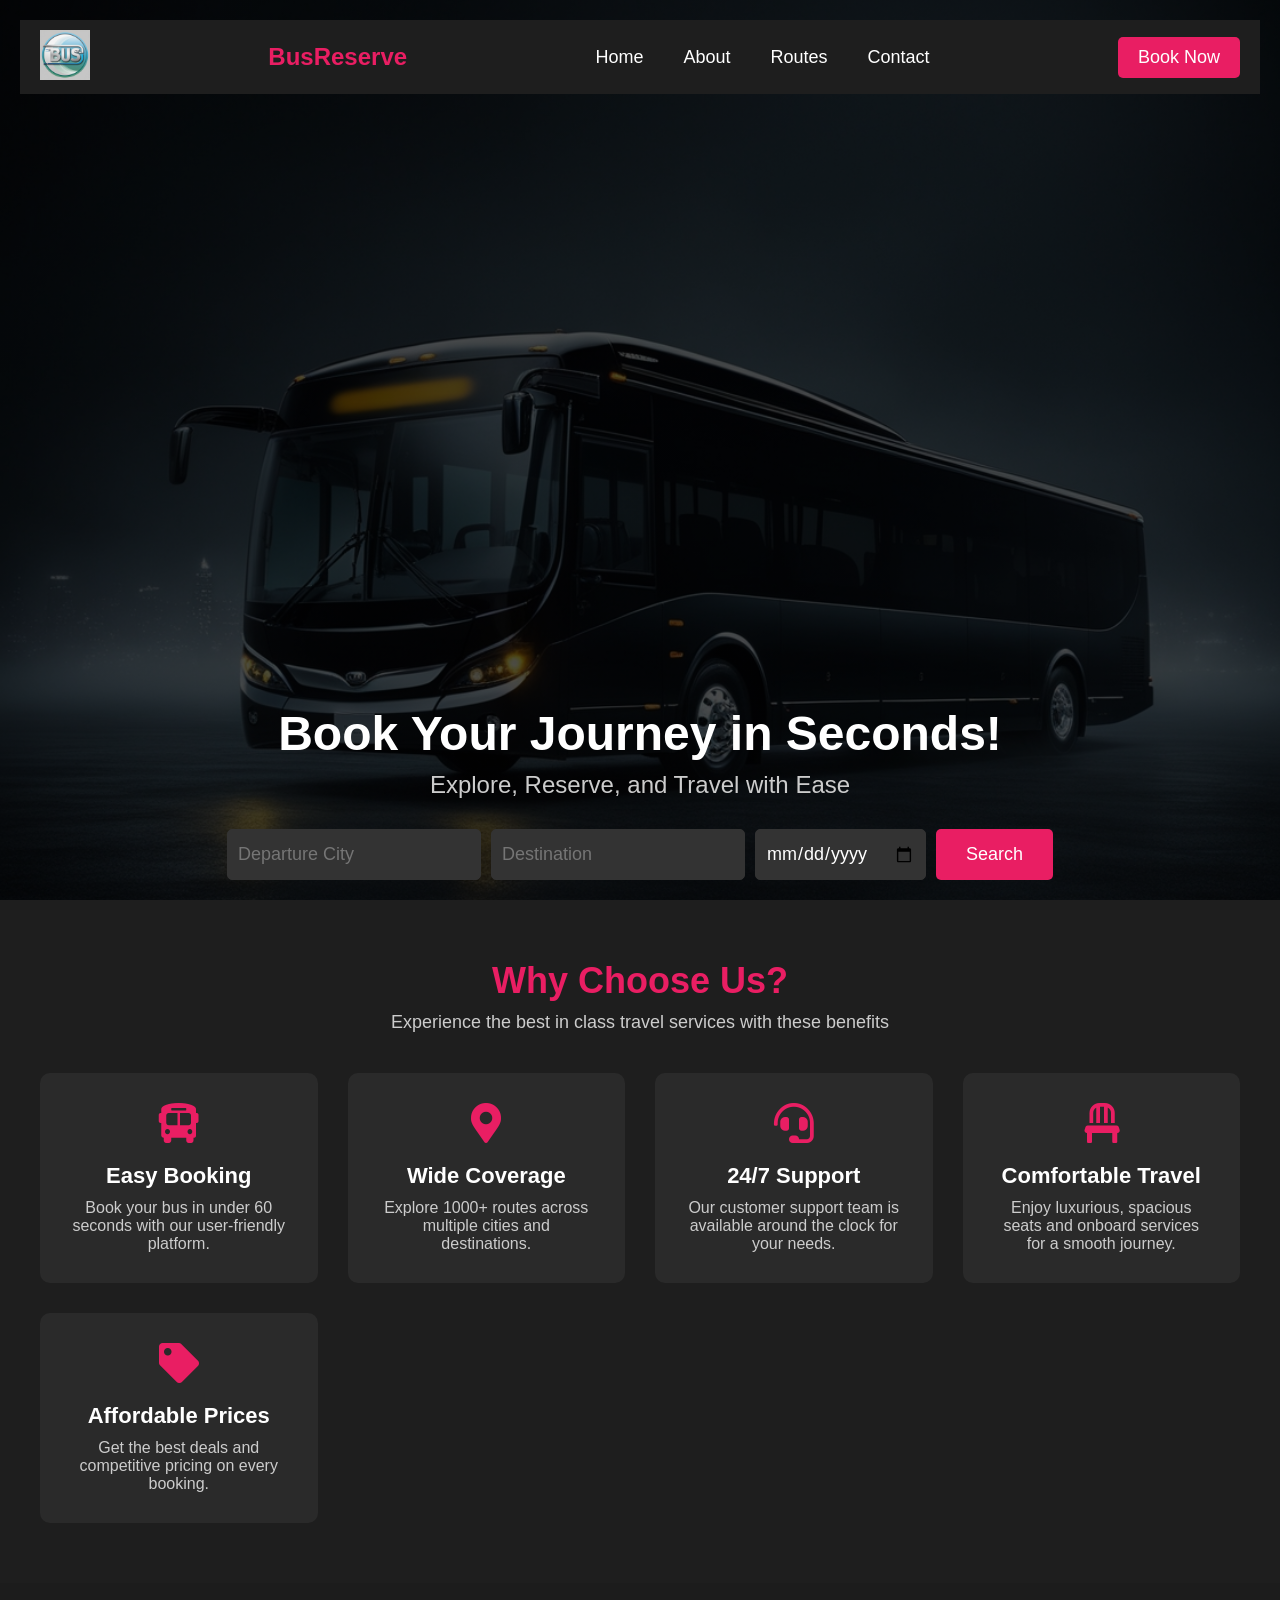
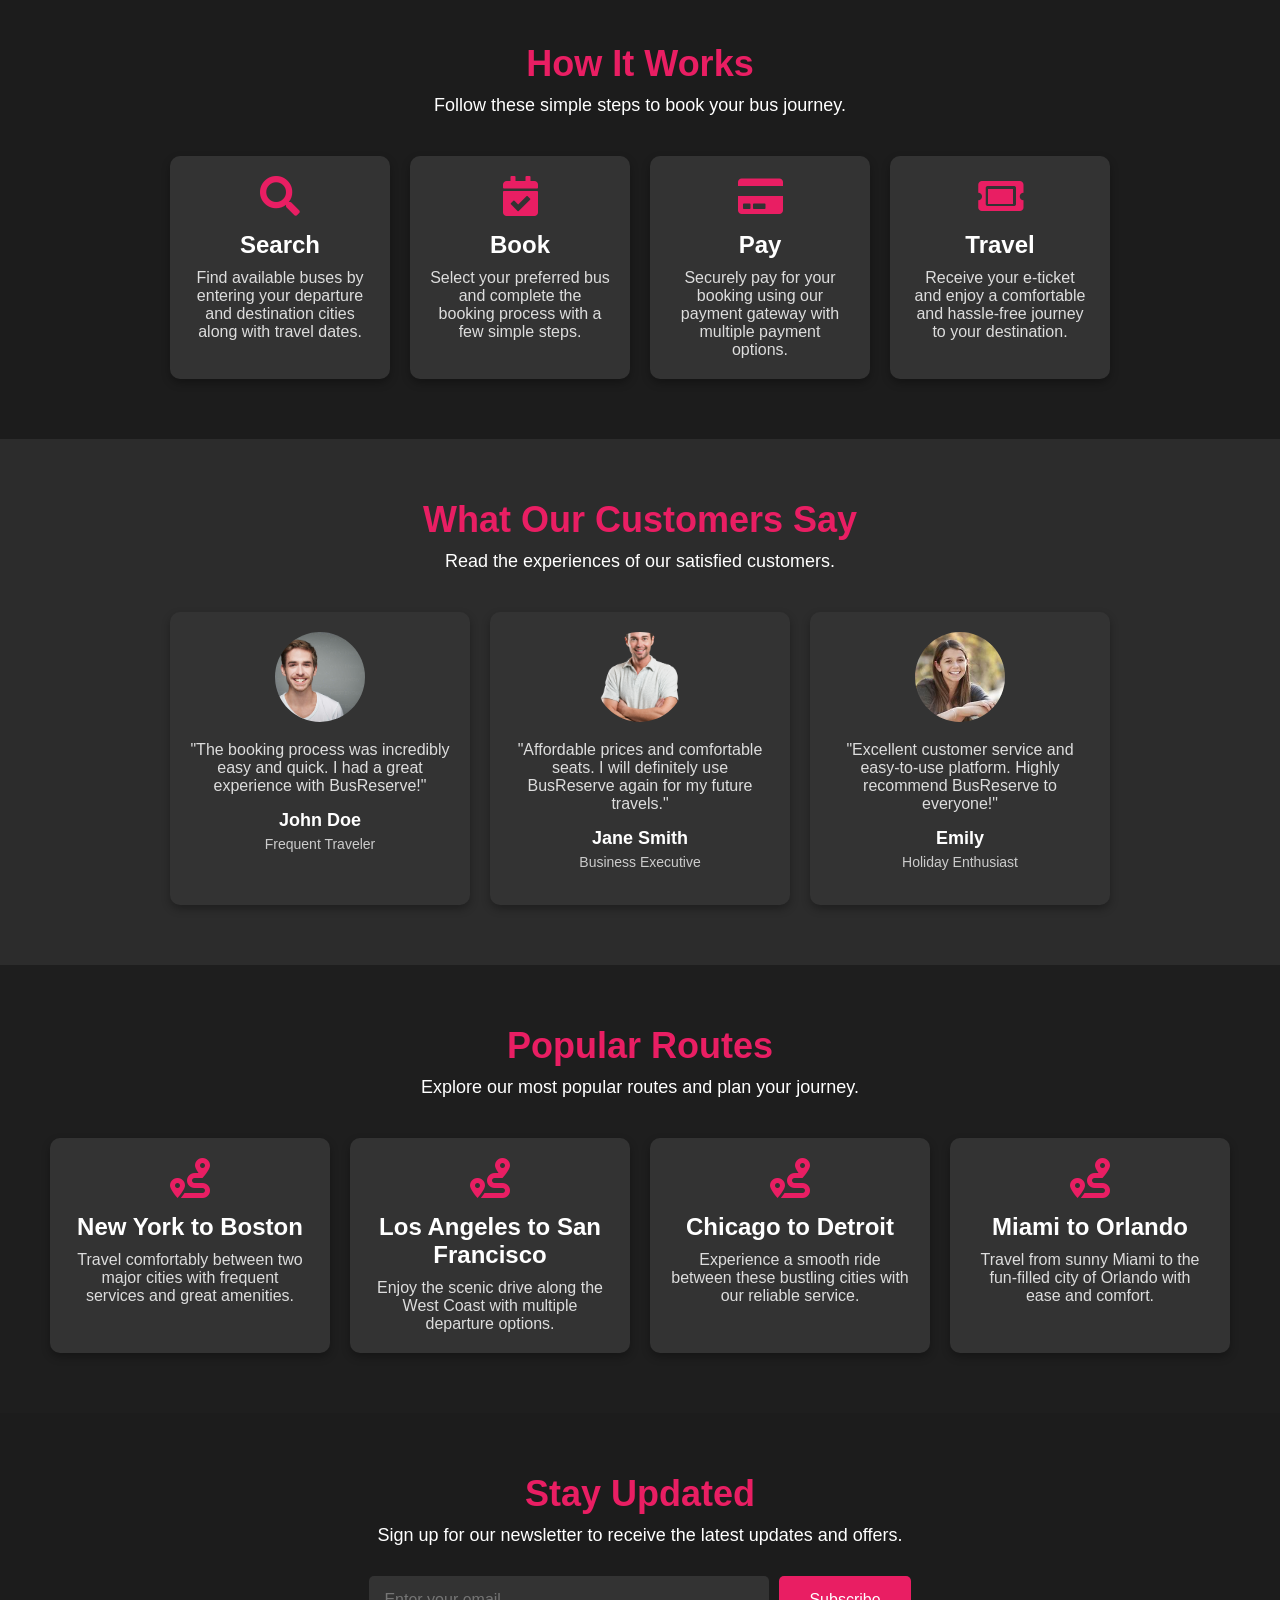
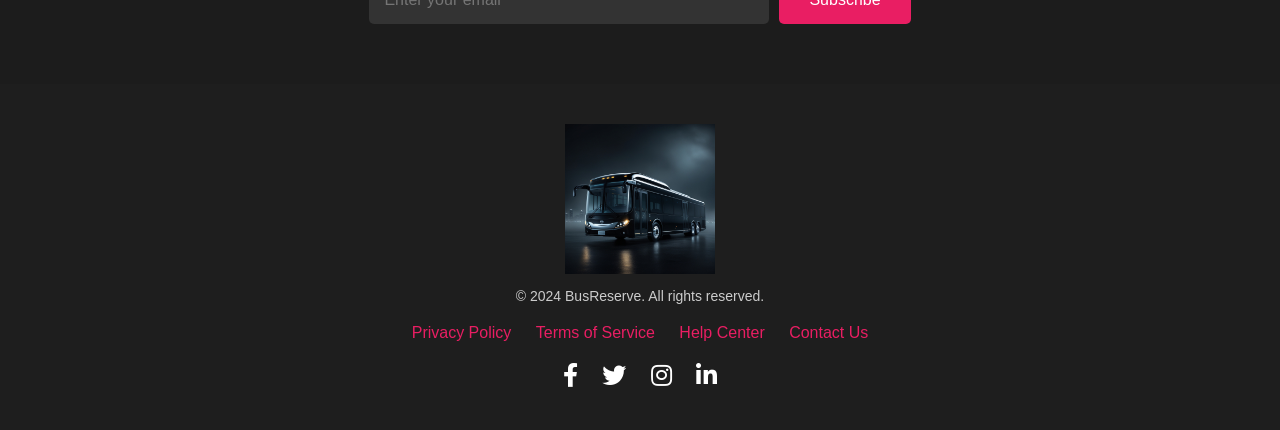
<file: ip/index.html>
<!DOCTYPE html>
<html lang="en">
<head>
    <meta charset="UTF-8">
    <meta name="viewport" content="width=device-width, initial-scale=1.0">
    <title>Online Bus Reservation</title>
    <link rel="stylesheet" href="https://cdnjs.cloudflare.com/ajax/libs/font-awesome/5.15.4/css/all.min.css">

    <link rel="stylesheet" href="style.css">
</head>
<body>
    <header class="header">
        <nav class="navbar">
            <div class="logo">
            <a href="#"><img src="logo.png" alt="BusReserve Logo"></a> <!-- Add the logo here -->
        </div>
            <div class="logo">
                <h1>BusReserve</h1>
            </div>
            <ul class="nav-links">
                <li><a href="index.html">Home</a></li>
                <li><a href="about.html">About</a></li>
                <li><a href="route.html">Routes</a></li>
                <li><a href="contact.html">Contact</a></li>
            </ul>
            <a href="book.html" class="cta-btn">Book Now</a>
        </nav>

        <div class="hero-content">
            <h1>Book Your Journey in Seconds!</h1>
            <p>Explore, Reserve, and Travel with Ease</p>
            <div class="search-bar">
                <input type="text" placeholder="Departure City">
                <input type="text" placeholder="Destination">
                <input type="date">
                <a href="book.html" class="search-btn">Search</a>
            </div>
        </div>
    </header>

    <section class="features">
        <div class="features-heading">
            <h2>Why Choose Us?</h2>
            <p>Experience the best in class travel services with these benefits</p>
        </div>
        
        <div class="features-container">
            <div class="feature-item">
                <i class="fas fa-bus-alt"></i>
                <h3>Easy Booking</h3>
                <p>Book your bus in under 60 seconds with our user-friendly platform.</p>
            </div>
            <div class="feature-item">
                <i class="fas fa-map-marker-alt"></i>
                <h3>Wide Coverage</h3>
                <p>Explore 1000+ routes across multiple cities and destinations.</p>
            </div>
            <div class="feature-item">
                <i class="fas fa-headset"></i>
                <h3>24/7 Support</h3>
                <p>Our customer support team is available around the clock for your needs.</p>
            </div>
            <div class="feature-item">
                <i class="fas fa-chair"></i>
                <h3>Comfortable Travel</h3>
                <p>Enjoy luxurious, spacious seats and onboard services for a smooth journey.</p>
            </div>
            <div class="feature-item">
                <i class="fas fa-tag"></i>
                <h3>Affordable Prices</h3>
                <p>Get the best deals and competitive pricing on every booking.</p>
            </div>
        </div>
        
    </section>
    <section class="how-it-works">
        <div class="how-it-works-heading">
            <h2>How It Works</h2>
            <p>Follow these simple steps to book your bus journey.</p>
        </div>
    
        <div class="steps-container">
            <div class="step-item">
                <i class="fas fa-search"></i>
                <h3>Search</h3>
                <p>Find available buses by entering your departure and destination cities along with travel dates.</p>
            </div>
            <div class="step-item">
                <i class="fas fa-calendar-check"></i>
                <h3>Book</h3>
                <p>Select your preferred bus and complete the booking process with a few simple steps.</p>
            </div>
            <div class="step-item">
                <i class="fas fa-credit-card"></i>
                <h3>Pay</h3>
                <p>Securely pay for your booking using our payment gateway with multiple payment options.</p>
            </div>
            <div class="step-item">
                <i class="fas fa-ticket-alt"></i>
                <h3>Travel</h3>
                <p>Receive your e-ticket and enjoy a comfortable and hassle-free journey to your destination.</p>
            </div>
        </div>
    </section>
    <section class="testimonials">
        <div class="testimonials-heading">
            <h2>What Our Customers Say</h2>
            <p>Read the experiences of our satisfied customers.</p>
        </div>
    
        <div class="testimonials-container">
            <div class="testimonial-item">
                <img src="user1.png" alt="User 1">
                <p>"The booking process was incredibly easy and quick. I had a great experience with BusReserve!"</p>
                <h4>John Doe</h4>
                <p>Frequent Traveler</p>
            </div>
            <div class="testimonial-item">
                <img src="user2.png" alt="User 2">
                <p>"Affordable prices and comfortable seats. I will definitely use BusReserve again for my future travels."</p>
                <h4>Jane Smith</h4>
                <p>Business Executive</p>
            </div>
            <div class="testimonial-item">
                <img src="user3.png" alt="User 3">
                <p>"Excellent customer service and easy-to-use platform. Highly recommend BusReserve to everyone!"</p>
                <h4>Emily </h4>
                <p>Holiday Enthusiast</p>
            </div>
        </div>
    </section>
    <section class="popular-routes">
        <div class="popular-routes-heading">
            <h2>Popular Routes</h2>
            <p>Explore our most popular routes and plan your journey.</p>
        </div>
    
        <div class="routes-container">
            <div class="route-item">
                <i class="fas fa-route"></i>
                <h3>New York to Boston</h3>
                <p>Travel comfortably between two major cities with frequent services and great amenities.</p>
            </div>
            <div class="route-item">
                <i class="fas fa-route"></i>
                <h3>Los Angeles to San Francisco</h3>
                <p>Enjoy the scenic drive along the West Coast with multiple departure options.</p>
            </div>
            <div class="route-item">
                <i class="fas fa-route"></i>
                <h3>Chicago to Detroit</h3>
                <p>Experience a smooth ride between these bustling cities with our reliable service.</p>
            </div>
            <div class="route-item">
                <i class="fas fa-route"></i>
                <h3>Miami to Orlando</h3>
                <p>Travel from sunny Miami to the fun-filled city of Orlando with ease and comfort.</p>
            </div>
        </div>
    </section>
    <section class="newsletter">
        <div class="newsletter-content">
            <h2>Stay Updated</h2>
            <p>Sign up for our newsletter to receive the latest updates and offers.</p>
            <form action="#" method="post" class="newsletter-form">
                <input type="email" placeholder="Enter your email" required>
                <button type="submit" class="signup-btn">Subscribe</button>
            </form>
        </div>
    </section>
    <footer class="footer">
        <div class="footer-content">
            <div class="footer-logo">
                <a href="#"><img src="banner2.png" alt="BusReserve Logo"></a>
                <p>&copy; 2024 BusReserve. All rights reserved.</p>
            </div>
            <ul class="footer-links">
                <li><a href="#">Privacy Policy</a></li>
                <li><a href="#">Terms of Service</a></li>
                <li><a href="#">Help Center</a></li>
                <li><a href="#">Contact Us</a></li>
            </ul>
            <div class="footer-social">
                <a href="#" class="social-icon"><i class="fab fa-facebook-f"></i></a>
                <a href="#" class="social-icon"><i class="fab fa-twitter"></i></a>
                <a href="#" class="social-icon"><i class="fab fa-instagram"></i></a>
                <a href="#" class="social-icon"><i class="fab fa-linkedin-in"></i></a>
            </div>
        </div>
    </footer>  
    
    
</body>
</html>
</file>
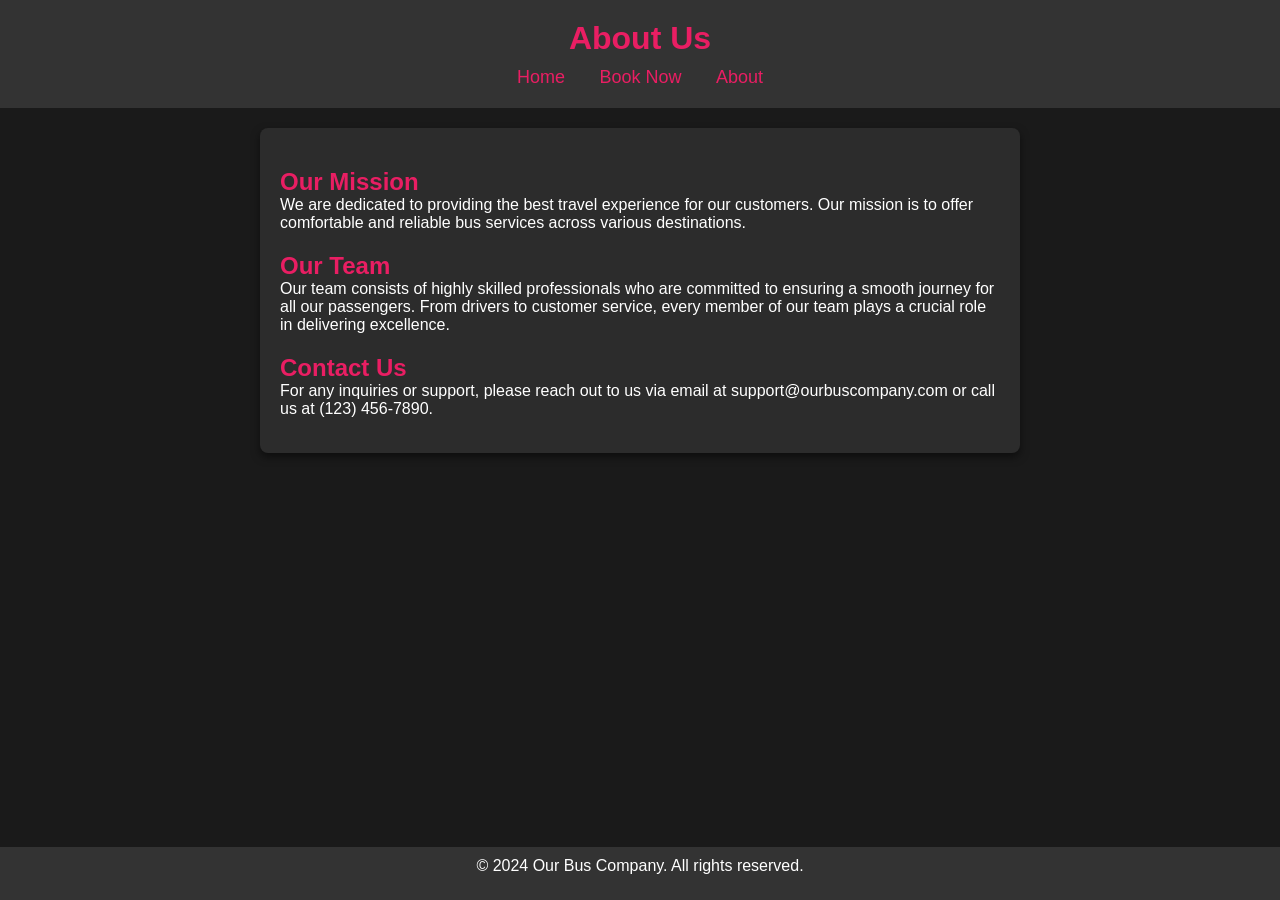
<file: ip/about.html>
<!DOCTYPE html>
<html lang="en">
<head>
    <meta charset="UTF-8">
    <meta name="viewport" content="width=device-width, initial-scale=1.0">
    <title>About Us</title>
    <link rel="stylesheet" href="styles.css">
</head>
<body>
    <header class="header">
        <h1>About Us</h1>
        <nav class="nav">
            <a href="index.html" class="nav-link">Home</a>
            <a href="book.html" class="nav-link">Book Now</a>
            <a href="about.html" class="nav-link">About</a>
        </nav>
    </header>

    <main class="main-content">
        <section class="content">
            <h2>Our Mission</h2>
            <p>We are dedicated to providing the best travel experience for our customers. Our mission is to offer comfortable and reliable bus services across various destinations.</p>
            
            <h2>Our Team</h2>
            <p>Our team consists of highly skilled professionals who are committed to ensuring a smooth journey for all our passengers. From drivers to customer service, every member of our team plays a crucial role in delivering excellence.</p>
            
            <h2>Contact Us</h2>
            <p>For any inquiries or support, please reach out to us via email at support@ourbuscompany.com or call us at (123) 456-7890.</p>
        </section>
    </main>

    <footer class="footer">
        <p>&copy; 2024 Our Bus Company. All rights reserved.</p>
    </footer>
</body>
</html>
</file>
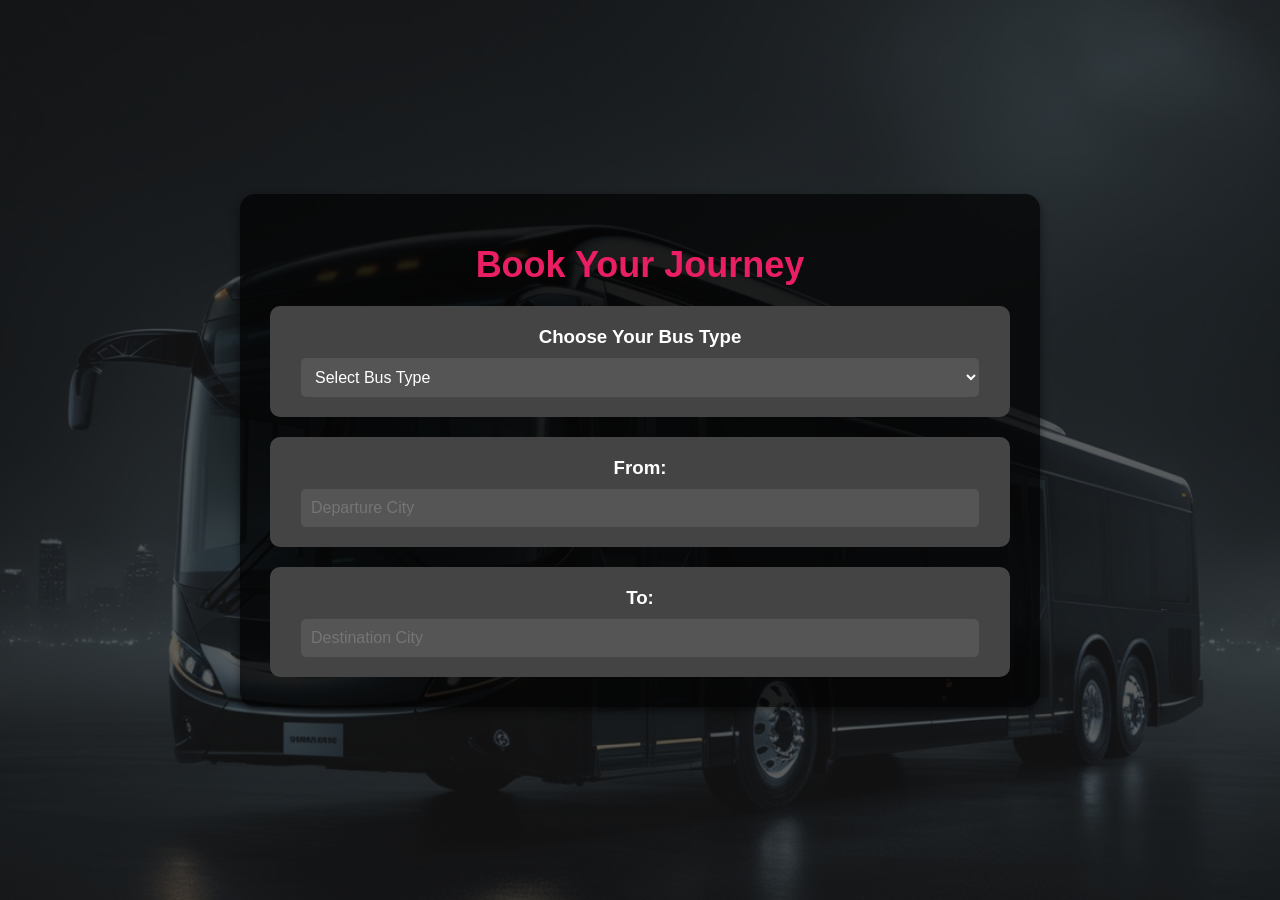
<file: ip/book.html>
<!DOCTYPE html>
<html lang="en">
<head>
    <meta charset="UTF-8">
    <meta name="viewport" content="width=device-width, initial-scale=1.0">
    <title>Book Your Bus Journey</title>
    <link rel="stylesheet" href="styles.css">
    <script src="script.js" defer></script>
</head>
<body>
    <section class="book-now">
        <div class="background-overlay">
            <img src="banner2.png" alt="Bus Logo" class="background-logo">
        </div>
        <div class="book-now-content">
            <h2>Book Your Journey</h2>
            <div class="info">
                <div class="info-item">
                    <h3>Choose Your Bus Type</h3>
                    <select id="bus-type" name="bus-type">
                        <option value="">Select Bus Type</option>
                        <option value="express">Express - 6:00 AM</option>
                        <option value="luxury">Luxury - 9:00 AM</option>
                        <option value="standard">Standard - 12:00 PM</option>
                    </select>
                </div>

                <div class="info-item">
                    <h3>From:</h3>
                    <input type="text" id="from-city" name="from-city" placeholder="Departure City">
                </div>

                <div class="info-item">
                    <h3>To:</h3>
                    <input type="text" id="to-city" name="to-city" placeholder="Destination City">
                </div>

                <div id="seat-selection" class="hidden">
                    <h3>Select Your Seat:</h3>
                    <div class="seat-container">
                        <div class="seat-section">
                            <h4>Upper Berths</h4>
                            <div id="upper-berths" class="seat-grid"></div>
                        </div>
                        <div class="seat-section">
                            <h4>Lower Berths</h4>
                            <div id="lower-berths" class="seat-grid"></div>
                        </div>
                    </div>
                </div>

                <div id="payment-section" class="hidden">
                    <h3>Payment Method:</h3>
                    <div class="payment-options">
                        <label>
                            <input type="radio" name="payment-method" value="credit-card" checked> Credit Card
                        </label>
                        <label>
                            <input type="radio" name="payment-method" value="paypal"> PayPal
                        </label>
                        <label>
                            <input type="radio" name="payment-method" value="bank-transfer"> Bank Transfer
                        </label>
                    </div>
                    <button type="button" id="confirm-booking" class="cta-btn">Confirm Booking</button>
                </div>
            </div>
        </div>
    </section>
</body>
</html>
</file>
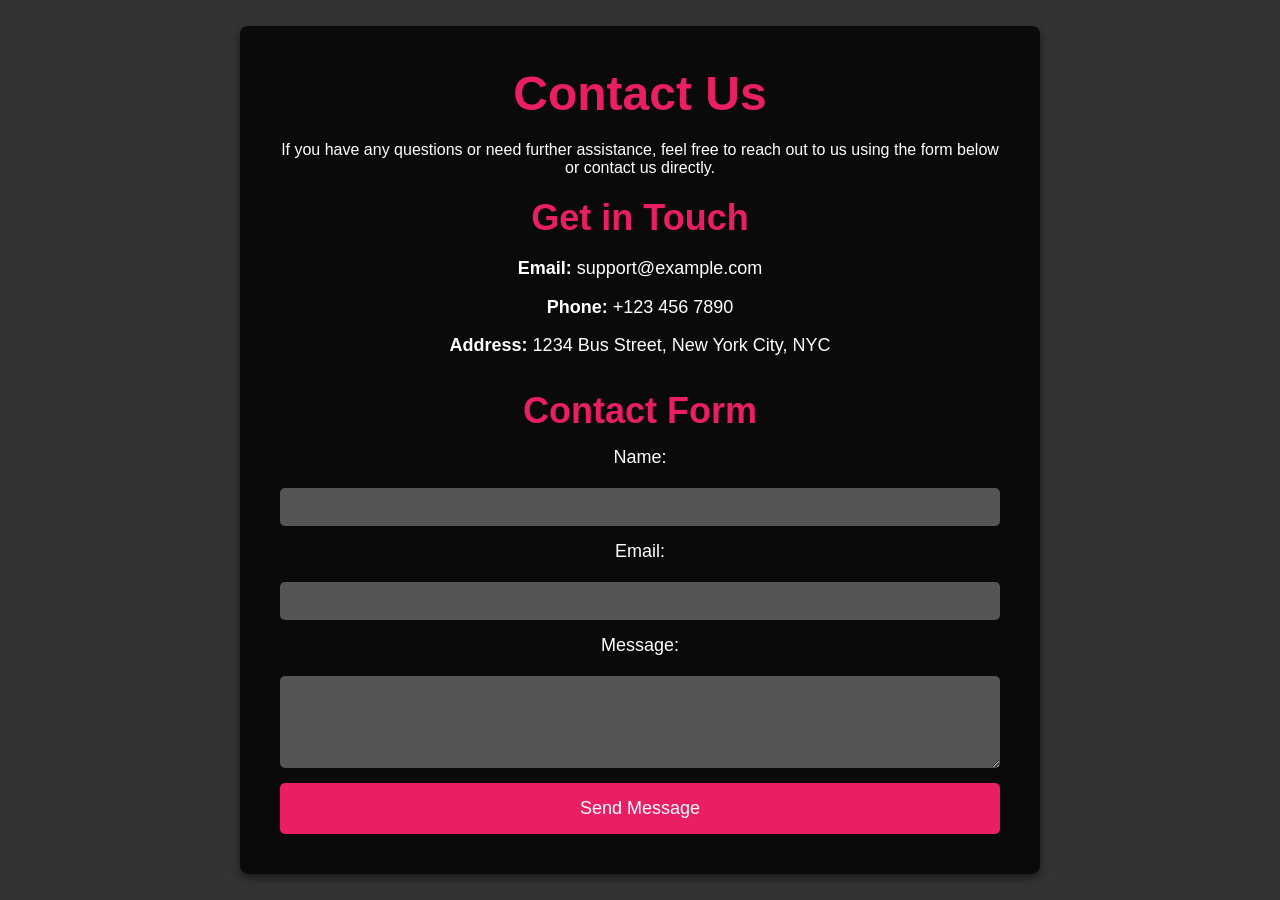
<file: ip/contact.html>
<!DOCTYPE html>
<html lang="en">
<head>
    <meta charset="UTF-8">
    <meta name="viewport" content="width=device-width, initial-scale=1.0">
    <title>Contact Us</title>
    <link rel="stylesheet" href="styles.css">
</head>
<body>
    <section class="contact">
        <div class="contact-content">
            <h1>Contact Us</h1>
            <p>If you have any questions or need further assistance, feel free to reach out to us using the form below or contact us directly.</p>
            <div class="contact-info">
                <h2>Get in Touch</h2>
                <p><strong>Email:</strong> support@example.com</p>
                <p><strong>Phone:</strong> +123 456 7890</p>
                <p><strong>Address:</strong> 1234 Bus Street, New York City, NYC</p>
            </div>
            <div class="contact-form">
                <h2>Contact Form</h2>
                <form action="submitform.php" method="post">
                    <label for="name">Name:</label>
                    <input type="text" id="name" name="name" required>

                    <label for="email">Email:</label>
                    <input type="email" id="email" name="email" required>

                    <label for="message">Message:</label>
                    <textarea id="message" name="message" rows="4" required></textarea>

                    <button type="submit" class="cta-btn">Send Message</button>
                </form>
            </div>
        </div>
    </section>
</body>
</html>
</file>
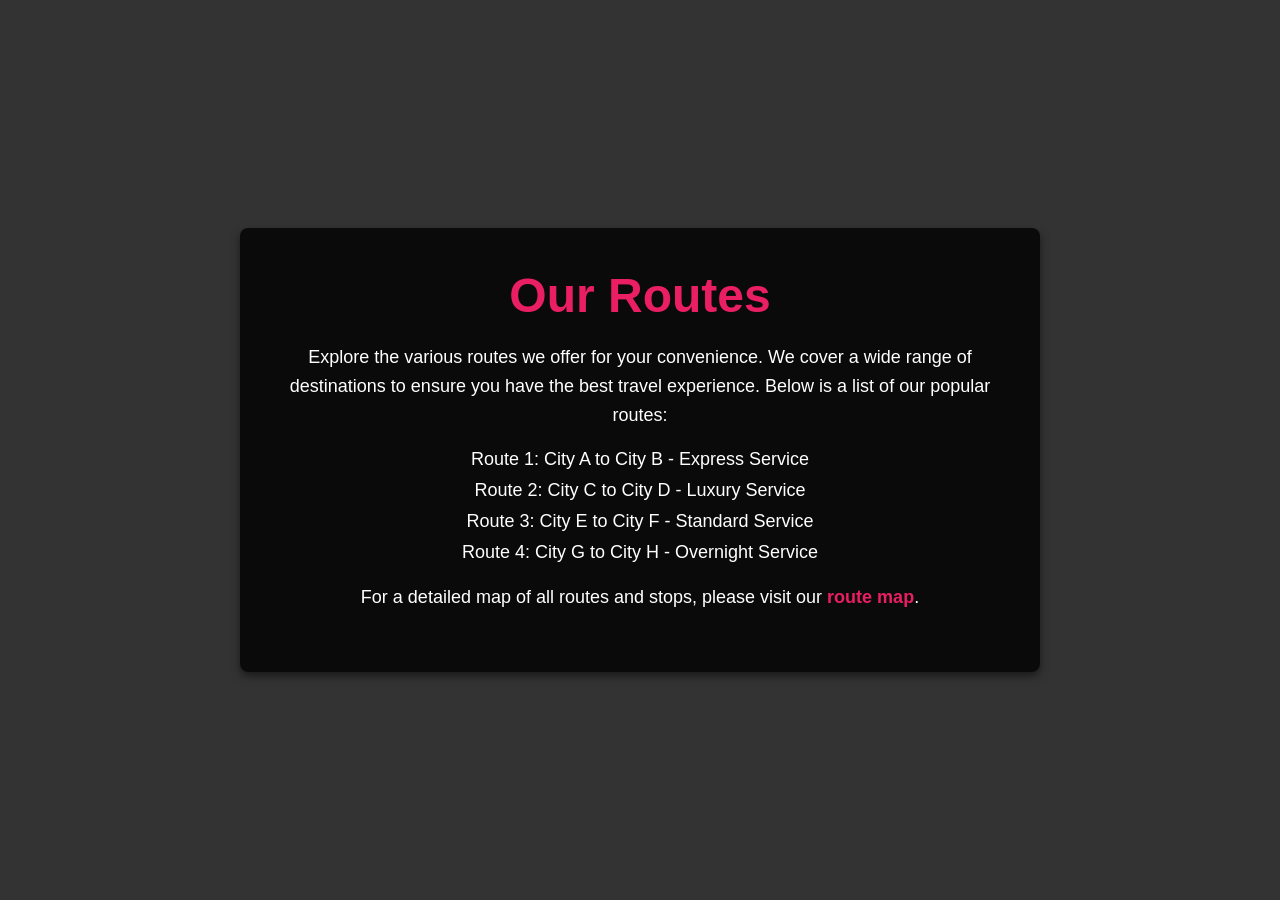
<file: ip/route.html>
<!DOCTYPE html>
<html lang="en">
<head>
    <meta charset="UTF-8">
    <meta name="viewport" content="width=device-width, initial-scale=1.0">
    <title>Our Routes</title>
    <link rel="stylesheet" href="styles.css">
</head>
<body>
    <section class="routes">
        <div class="routes-content">
            <h1>Our Routes</h1>
            <p>Explore the various routes we offer for your convenience. We cover a wide range of destinations to ensure you have the best travel experience. Below is a list of our popular routes:</p>
            <ul>
                <li>Route 1: City A to City B - Express Service</li>
                <li>Route 2: City C to City D - Luxury Service</li>
                <li>Route 3: City E to City F - Standard Service</li>
                <li>Route 4: City G to City H - Overnight Service</li>
            </ul>
            <p>For a detailed map of all routes and stops, please visit our <a href="map.html" class="map-link">route map</a>.</p>
        </div>
    </section>
</body>
</html>
</file>
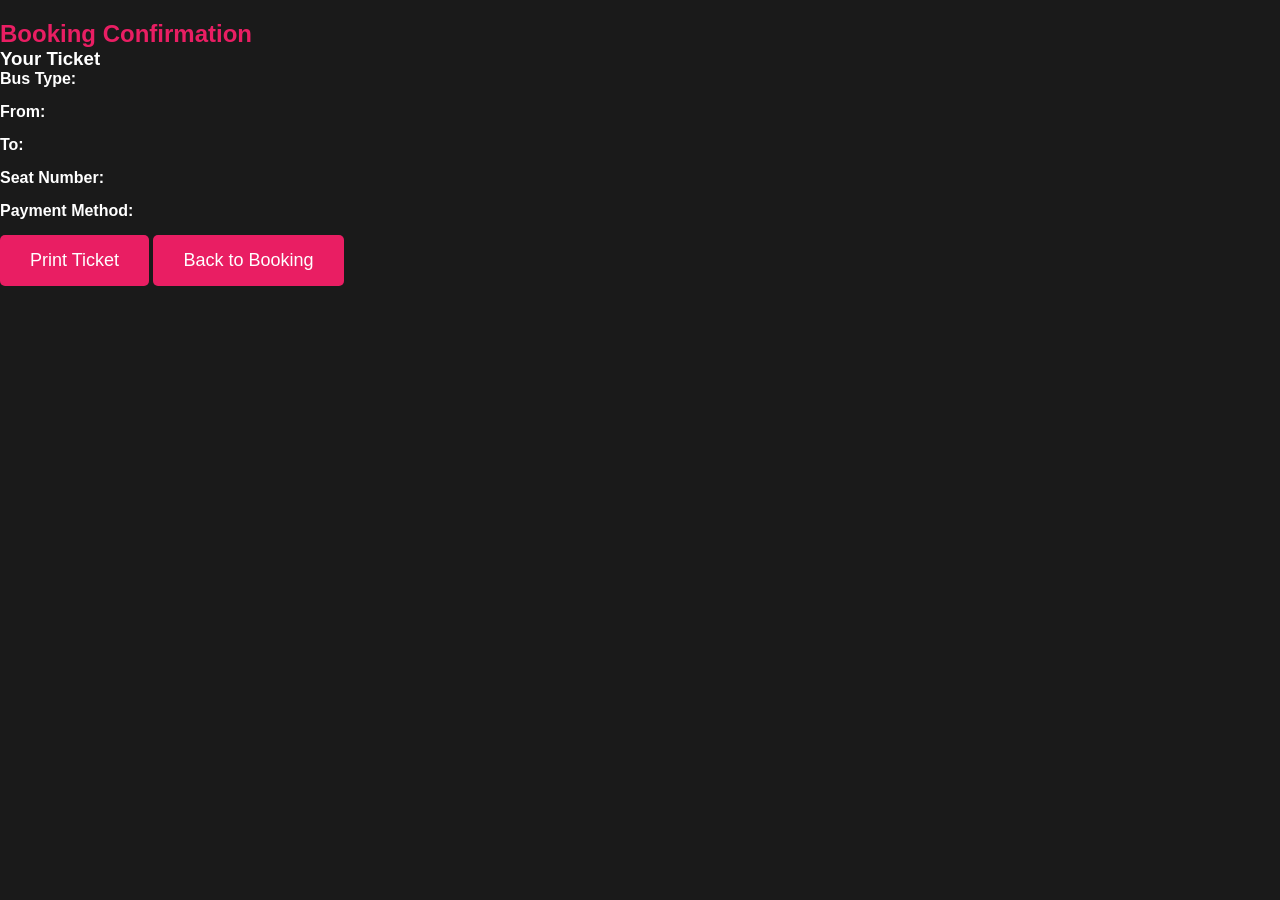
<file: ip/ticket.html>
<!DOCTYPE html>
<html lang="en">
<head>
    <meta charset="UTF-8">
    <meta name="viewport" content="width=device-width, initial-scale=1.0">
    <title>Booking Confirmation</title>
    <link rel="stylesheet" href="styles.css">
</head>
<body>
    <section class="ticket-confirmation">
        <div class="ticket-content">
            <h2>Booking Confirmation</h2>
            <div class="ticket-details">
                <h3>Your Ticket</h3>
                <p><strong>Bus Type:</strong> <span id="ticket-bus-type"></span></p>
                <p><strong>From:</strong> <span id="ticket-from-city"></span></p>
                <p><strong>To:</strong> <span id="ticket-to-city"></span></p>
                <p><strong>Seat Number:</strong> <span id="ticket-seat-number"></span></p>
                <p><strong>Payment Method:</strong> <span id="ticket-payment-method"></span></p>
            </div>
            <button onclick="window.print()">Print Ticket</button>
            <button onclick="window.location.href='book.html'">Back to Booking</button>
        </div>
    </section>
    <script>
        document.addEventListener('DOMContentLoaded', () => {
            const params = new URLSearchParams(window.location.search);
            document.getElementById('ticket-bus-type').textContent = params.get('busType');
            document.getElementById('ticket-from-city').textContent = params.get('fromCity');
            document.getElementById('ticket-to-city').textContent = params.get('toCity');
            document.getElementById('ticket-seat-number').textContent = params.get('seatNumber');
            document.getElementById('ticket-payment-method').textContent = params.get('paymentMethod');
        });
    </script>
</body>
</html>
</file>
<file: ip/style.css>
* {
    margin: 0;
    padding: 0;
    box-sizing: border-box;
    font-family: 'Arial', sans-serif;
}

body {
    background-color: #121212;
    color: #ffffff;
}

.header {
    height: 100vh;
    background: linear-gradient(rgba(0, 0, 0, 0.7), rgba(0, 0, 0, 0.7)), url('banner.png') center/cover no-repeat;
    display: flex;
    flex-direction: column;
    justify-content: space-between;
    padding: 20px;
}

.navbar {
    display: flex;
    justify-content: space-between;
    align-items: center;
    padding: 10px 20px;
    background-color: #1e1e1e;
}

.logo h1 {
    color: #e91e63;
    font-size: 24px;
}

.nav-links {
    list-style: none;
    display: flex;
    gap: 20px;
}

.nav-links a {
    color: #ffffff;
    text-decoration: none;
    font-size: 18px;
    padding: 10px;
}

.nav-links a:hover {
    background-color: #e91e63;
    border-radius: 5px;
}

.cta-btn {
    background-color: #e91e63;
    color: #ffffff;
    padding: 10px 20px;
    text-decoration: none;
    border-radius: 5px;
    font-size: 18px;
}

.cta-btn:hover {
    background-color: #ff4081;
}

.hero-content {
    text-align: center;
    margin-top: 100px;
}

.hero-content h1 {
    font-size: 48px;
    margin-bottom: 10px;
    color: #ffffff;
}

.hero-content p {
    font-size: 24px;
    margin-bottom: 30px;
    color: #cccccc;
}

.search-bar {
    display: flex;
    justify-content: center;
    gap: 10px;
}

.search-bar input {
    padding: 10px;
    font-size: 18px;
    border: 1px solid #333;
    background-color: #333;
    color: #ffffff;
    border-radius: 5px;
}

.search-btn {
    padding: 10px 20px;
    background-color: #e91e63;
    border: none;
    color: #ffffff;
    font-size: 18px;
    border-radius: 5px;
    cursor: pointer;
}

.search-btn:hover {
    background-color: #ff4081;
}
/* Features Section */
.features {
    background-color: #1e1e1e;
    padding: 60px 20px;
    color: #ffffff;
    text-align: center;
}

.features-heading h2 {
    font-size: 36px;
    margin-bottom: 10px;
    color: #e91e63;
}

.features-heading p {
    font-size: 18px;
    color: #cccccc;
    margin-bottom: 40px;
}

.features-container {
    display: grid;
    grid-template-columns: repeat(auto-fit, minmax(250px, 1fr));
    gap: 30px;
    max-width: 1200px;
    margin: 0 auto;
}

.feature-item {
    background-color: #2a2a2a;
    padding: 30px;
    border-radius: 10px;
    transition: transform 0.3s ease, box-shadow 0.3s ease;
}

.feature-item:hover {
    transform: translateY(-10px);
    box-shadow: 0 8px 15px rgba(0, 0, 0, 0.5);
}

.feature-item i {
    font-size: 40px;
    color: #e91e63;
    margin-bottom: 20px;
}

.feature-item h3 {
    font-size: 22px;
    margin-bottom: 10px;
    color: #ffffff;
}

.feature-item p {
    font-size: 16px;
    color: #cccccc;
}
/* Styling for Logo */
.logo img {
    height: 50px;  /* Adjust the height of the logo */
    width: auto;   /* Maintain aspect ratio */
}

.logo a {
    text-decoration: none;
}

.logo img:hover {
    opacity: 0.8;  /* Slight hover effect on logo */
    transition: opacity 0.3s ease;
}
/* Hero Section Styles */
/* How It Works Section */
.how-it-works {
    background-color: #1c1c1c; /* Dark background color */
    color: #ffffff; /* White text color */
    padding: 60px 20px;
    text-align: center;
}

.how-it-works-heading h2 {
    font-size: 36px;
    margin-bottom: 10px;
    color: #e91e63; /* Highlight color */
}

.how-it-works-heading p {
    font-size: 18px;
    margin-bottom: 40px;
}

.steps-container {
    display: flex;
    flex-wrap: wrap;
    justify-content: center;
    gap: 20px;
}

.step-item {
    background-color: #333333; /* Dark background for each step */
    padding: 20px;
    border-radius: 10px;
    width: 220px;
    text-align: center;
    box-shadow: 0 4px 8px rgba(0, 0, 0, 0.3);
}

.step-item i {
    font-size: 40px;
    color: #e91e63; /* Highlight color for icons */
    margin-bottom: 15px;
}

.step-item h3 {
    font-size: 24px;
    margin-bottom: 10px;
    color: #ffffff;
}

.step-item p {
    font-size: 16px;
    color: #dddddd; /* Slightly lighter text color */
}
/* Testimonials Section */
.testimonials {
    background-color: #2c2c2c; /* Dark background color */
    color: #ffffff; /* White text color */
    padding: 60px 20px;
    text-align: center;
}

.testimonials-heading h2 {
    font-size: 36px;
    margin-bottom: 10px;
    color: #e91e63; /* Highlight color */
}

.testimonials-heading p {
    font-size: 18px;
    margin-bottom: 40px;
}

.testimonials-container {
    display: flex;
    flex-wrap: wrap;
    justify-content: center;
    gap: 20px;
}

.testimonial-item {
    background-color: #333333; /* Slightly lighter dark background */
    padding: 20px;
    border-radius: 10px;
    width: 300px;
    text-align: center;
    box-shadow: 0 4px 8px rgba(0, 0, 0, 0.3);
}

.testimonial-item img {
    width: 90px;
    height: 90px;
    border-radius: 60%;
    object-fit: cover;
    margin-bottom: 15px;
}

.testimonial-item p {
    font-size: 16px;
    color: #dddddd; /* Slightly lighter text color */
    margin-bottom: 15px;
}

.testimonial-item h4 {
    font-size: 18px;
    margin-bottom: 5px;
    color: #ffffff;
}

.testimonial-item p:last-of-type {
    font-size: 14px;
    color: #cccccc;
}
/* Popular Routes Section */
.popular-routes {
    background-color: #1e1e1e; /* Dark background color */
    color: #ffffff; /* White text color */
    padding: 60px 20px;
    text-align: center;
}

.popular-routes-heading h2 {
    font-size: 36px;
    margin-bottom: 10px;
    color: #e91e63; /* Highlight color */
}

.popular-routes-heading p {
    font-size: 18px;
    margin-bottom: 40px;
}

.routes-container {
    display: flex;
    flex-wrap: wrap;
    justify-content: center;
    gap: 20px;
}

.route-item {
    background-color: #333333; /* Slightly lighter dark background */
    padding: 20px;
    border-radius: 10px;
    width: 280px;
    text-align: center;
    box-shadow: 0 4px 8px rgba(0, 0, 0, 0.3);
}

.route-item i {
    font-size: 40px;
    color: #e91e63; /* Highlight color for icons */
    margin-bottom: 15px;
}

.route-item h3 {
    font-size: 24px;
    margin-bottom: 10px;
    color: #ffffff;
}

.route-item p {
    font-size: 16px;
    color: #dddddd; /* Slightly lighter text color */
}
/* Newsletter Signup Section */
.newsletter {
    background-color: #1c1c1c; /* Dark background color */
    color: #ffffff; /* White text color */
    padding: 60px 20px;
    text-align: center;
}

.newsletter-content h2 {
    font-size: 36px;
    margin-bottom: 10px;
    color: #e91e63; /* Highlight color */
}

.newsletter-content p {
    font-size: 18px;
    margin-bottom: 30px;
}

.newsletter-form {
    display: flex;
    justify-content: center;
    align-items: center;
    gap: 10px;
    max-width: 600px;
    margin: 0 auto;
}

.newsletter-form input {
    width: 100%;
    max-width: 400px;
    padding: 15px;
    border: none;
    border-radius: 5px;
    background-color: #333333; /* Slightly lighter dark background */
    color: #ffffff;
    font-size: 16px;
}

.newsletter-form button.signup-btn {
    padding: 15px 30px;
    border: none;
    border-radius: 5px;
    background-color: #e91e63; /* Highlight color for button */
    color: #ffffff;
    font-size: 16px;
    cursor: pointer;
    transition: background-color 0.3s ease;
}

.newsletter-form button.signup-btn:hover {
    background-color: #d81b60; /* Slightly darker shade on hover */
}
/* Footer Section */
.footer {
    background-color: #1e1e1e; /* Dark background color */
    color: #ffffff; /* White text color */
    padding: 40px 20px;
    text-align: center;
}

.footer-content {
    max-width: 1200px;
    margin: 0 auto;
}

.footer-logo {
    margin-bottom: 20px;
}

.footer-logo img {
    width: 150px; /* Adjust as needed */
    margin-bottom: 10px;
}

.footer-logo p {
    font-size: 14px;
    color: #cccccc; /* Slightly lighter text color */
}

.footer-links {
    list-style-type: none;
    padding: 0;
    margin: 20px 0;
}

.footer-links li {
    display: inline;
    margin: 0 10px;
}

.footer-links a {
    color: #e91e63; /* Highlight color */
    text-decoration: none;
    font-size: 16px;
}

.footer-links a:hover {
    text-decoration: underline;
}

.footer-social {
    margin-top: 20px;
}

.footer-social a {
    color: #ffffff; /* White color for social icons */
    font-size: 24px;
    margin: 0 10px;
    text-decoration: none;
    transition: color 0.3s ease;
}

.footer-social a:hover {
    color: #e91e63; /* Highlight color on hover */
}
.search-btn {
    display: inline-block;
    background: #e91e63; /* Highlight color */
    color: #ffffff;
    padding: 15px 30px;
    border: none;
    border-radius: 5px;
    font-size: 18px;
    text-align: center;
    text-decoration: none; /* Remove underline */
    cursor: pointer;
    transition: background-color 0.3s ease, transform 0.3s ease;
}

.search-btn:hover {
    background-color: #d81b60; /* Slightly darker shade on hover */
    transform: scale(1.05);
}
</file>
<file: ip/styles.css>
/* Reset and Global Styles */
* {
    margin: 0;
    padding: 0;
    box-sizing: border-box;
    font-family: 'Arial', sans-serif;
}

body {
    margin: 0;
    padding: 0;
    overflow-x: hidden; /* Prevent horizontal scroll */
    overflow-y: auto; /* Enable vertical scroll */
    background-color: #1a1a1a; /* Dark theme background color */
    color: #fff;
}

.book-now {
    position: relative;
    width: 100vw;
    height: 100vh;
    background: #333; /* Dark background */
    color: #fff;
    display: flex;
    align-items: center;
    justify-content: center;
    overflow: auto; /* Allow scrolling if content overflows */
}

.background-overlay {
    position: absolute;
    top: 0;
    left: 0;
    width: 100%;
    height: 100%;
    background: rgba(0, 0, 0, 0.5); /* Dim background overlay */
    z-index: 1;
}

.background-logo {
    position: absolute;
    top: 0;
    left: 0;
    width: 100%;
    height: 100%;
    object-fit: cover;
    opacity: 0.3; /* Dim logo */
    z-index: 1;
}

.book-now-content {
    position: relative;
    z-index: 2;
    padding: 30px;
    max-width: 800px;
    width: 90%;
    background: rgba(0, 0, 0, 0.7); /* Dark background with transparency */
    border-radius: 15px;
    box-shadow: 0 4px 8px rgba(0, 0, 0, 0.5);
    text-align: center;
    overflow-y: auto; /* Allow vertical scrolling within this container */
    max-height: 90vh; /* Limit the height to ensure scrolling */
    animation: slideIn 1s ease-out;
}

@keyframes slideIn {
    from {
        transform: translateY(50px);
        opacity: 0;
    }
    to {
        transform: translateY(0);
        opacity: 1;
    }
}

.book-now-content h2 {
    font-size: 36px;
    margin-bottom: 20px;
    color: #e91e63; /* Highlight color */
    animation: textColorChange 2s infinite;
}

@keyframes textColorChange {
    0% { color: #e91e63; }
    50% { color: #f44336; }
    100% { color: #e91e63; }
}

.info {
    display: flex;
    flex-direction: column;
    gap: 20px;
}

.info-item {
    background: #444;
    padding: 20px;
    border-radius: 10px;
    transition: background 0.3s ease;
}

.info-item:hover {
    background: #555;
}

.info-item h3 {
    margin-bottom: 10px;
}

.info-item input,
.info-item select {
    width: calc(100% - 22px);
    padding: 10px;
    font-size: 16px;
    border-radius: 5px;
    border: none;
    background: #555;
    color: #fff;
}

#seats-container {
    margin: 20px auto;
    max-width: 600px;
}

.seat-grid {
    display: grid;
    grid-template-columns: repeat(4, 1fr);
    gap: 10px;
    justify-content: center;
}

.seat {
    width: 60px;
    height: 60px;
    background: #666;
    color: #fff;
    text-align: center;
    line-height: 60px;
    border-radius: 5px;
    cursor: pointer;
    transition: background 0.3s ease, transform 0.3s ease;
}

.seat.available {
    background: #28a745; /* Green for available */
}

.seat.selected {
    background: #17a2b8; /* Blue for selected */
}

.seat:hover {
    background: #333;
    transform: scale(1.1);
}

.hidden {
    display: none;
}

.payment-options {
    display: flex;
    flex-direction: column;
    gap: 10px;
    margin-bottom: 20px;
}

.payment-options label {
    background: #444;
    padding: 10px;
    border-radius: 5px;
    cursor: pointer;
    transition: background 0.3s ease;
}

.payment-options input[type="radio"] {
    margin-right: 10px;
}

.payment-options label:hover {
    background: #555;
}

button {
    background: #e91e63; /* Highlight color */
    color: #ffffff;
    padding: 15px 30px;
    border: none;
    border-radius: 5px;
    font-size: 18px;
    cursor: pointer;
    transition: background-color 0.3s ease, transform 0.3s ease;
}

button:hover {
    background-color: #d81b60; /* Slightly darker shade on hover */
    transform: scale(1.05);
}
/* General Styles */
* {
    margin: 0;
    padding: 0;
    box-sizing: border-box;
    font-family: 'Arial', sans-serif;
}

body {
    background-color: #1a1a1a; /* Dark background color */
    color: #fff;
    overflow-x: hidden; /* Prevent horizontal scroll */
    overflow-y: auto; /* Enable vertical scroll */
}

/* Header Styles */
.header {
    background: #333;
    color: #fff;
    padding: 20px;
    text-align: center;
}

.nav {
    margin-top: 10px;
}

.nav-link {
    color: #e91e63; /* Highlight color */
    text-decoration: none;
    margin: 0 15px;
    font-size: 18px;
}

.nav-link:hover {
    text-decoration: underline;
}

/* Main Content Styles */
.main-content {
    padding: 20px;
    max-width: 800px;
    margin: 0 auto;
}

.content {
    background: #2c2c2c; /* Slightly lighter dark background for content area */
    padding: 20px;
    border-radius: 8px;
    box-shadow: 0 4px 8px rgba(0, 0, 0, 0.5);
}

h1, h2 {
    color: #e91e63; /* Highlight color for headings */
}

h2 {
    margin-top: 20px;
}

p {
    margin-bottom: 15px;
}

/* Footer Styles */
.footer {
    background: #333;
    color: #fff;
    text-align: center;
    padding: 10px;
    position: fixed;
    bottom: 0;
    width: 100%;
}
/* General Styles */
* {
    margin: 0;
    padding: 0;
    box-sizing: border-box;
}

body {
    font-family: Arial, sans-serif;
    color: #fff;
    background-color: #1a1a1a; /* Dark theme background color */
    overflow-x: hidden;
    overflow-y: auto;
}

a {
    text-decoration: none;
    color: #e91e63; /* Highlight color */
    transition: color 0.3s ease;
}

a:hover {
    color: #f44336; /* Hover color */
}

.routes {
    display: flex;
    align-items: center;
    justify-content: center;
    height: 100vh;
    padding: 20px;
    background: #333;
    color: #fff;
}

.routes-content {
    max-width: 800px;
    background: rgba(0, 0, 0, 0.8);
    padding: 40px;
    border-radius: 8px;
    box-shadow: 0 4px 8px rgba(0, 0, 0, 0.5);
    text-align: center;
}

.routes-content h1 {
    font-size: 48px;
    margin-bottom: 20px;
    color: #e91e63; /* Highlight color */
}

.routes-content p {
    font-size: 18px;
    line-height: 1.6;
    margin-bottom: 20px;
}

.routes-content ul {
    list-style-type: none;
    padding: 0;
    margin: 20px 0;
}

.routes-content li {
    font-size: 18px;
    margin-bottom: 10px;
}

.map-link {
    color: #e91e63; /* Highlight color */
    font-weight: bold;
}

.map-link:hover {
    color: #f44336; /* Hover color */
}
/* General Styles */
* {
    margin: 0;
    padding: 0;
    box-sizing: border-box;
}

body {
    font-family: Arial, sans-serif;
    color: #fff;
    background-color: #1a1a1a; /* Dark theme background color */
    overflow-x: hidden;
    overflow-y: auto;
}

a {
    text-decoration: none;
    color: #e91e63; /* Highlight color */
    transition: color 0.3s ease;
}

a:hover {
    color: #f44336; /* Hover color */
}

.contact {
    display: flex;
    align-items: center;
    justify-content: center;
    height: 100vh;
    padding: 20px;
    background: #333;
    color: #fff;
}

.contact-content {
    max-width: 800px;
    background: rgba(0, 0, 0, 0.8);
    padding: 40px;
    border-radius: 8px;
    box-shadow: 0 4px 8px rgba(0, 0, 0, 0.5);
    text-align: center;
}

.contact-content h1 {
    font-size: 48px;
    margin-bottom: 20px;
    color: #e91e63; /* Highlight color */
}

.contact-info {
    margin-bottom: 30px;
}

.contact-info h2 {
    font-size: 36px;
    margin-bottom: 15px;
}

.contact-info p {
    font-size: 18px;
    line-height: 1.6;
    margin-bottom: 10px;
}

.contact-form h2 {
    font-size: 36px;
    margin-bottom: 15px;
}

.contact-form form {
    display: flex;
    flex-direction: column;
    gap: 15px;
}

.contact-form label {
    font-size: 18px;
    margin-bottom: 5px;
}

.contact-form input,
.contact-form textarea {
    width: 100%;
    padding: 10px;
    font-size: 16px;
    border-radius: 5px;
    border: none;
    background: #555;
    color: #fff;
}

.contact-form button {
    background: #e91e63; /* Highlight color */
    color: #ffffff;
    padding: 15px 30px;
    border: none;
    border-radius: 5px;
    font-size: 18px;
    cursor: pointer;
    transition: background-color 0.3s ease, transform 0.3s ease;
}

.contact-form button:hover {
    background-color: #d81b60; /* Slightly darker shade on hover */
    transform: scale(1.05);
}
</file>
